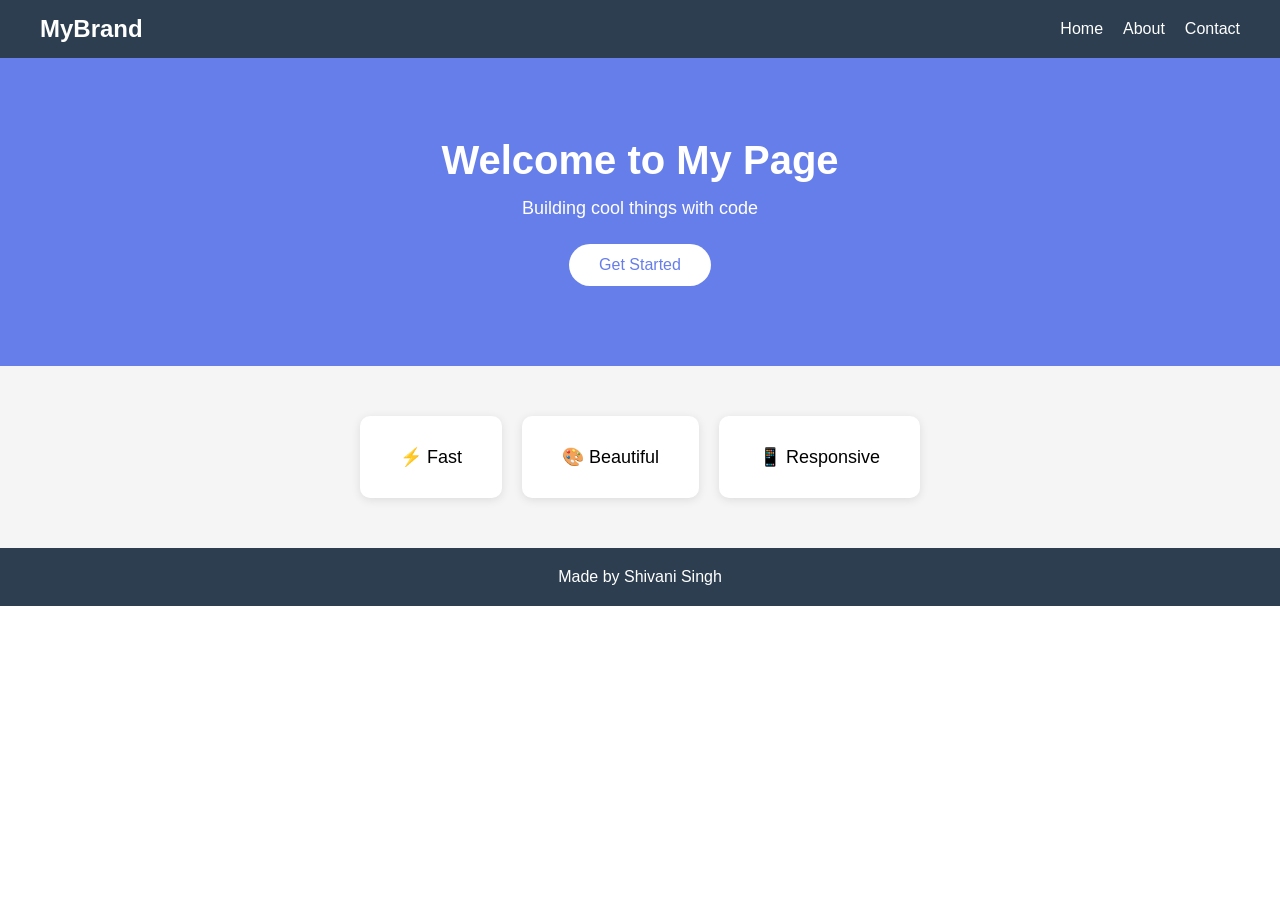
<file: Week1/landing-page/index.html>
<!DOCTYPE html>
<html lang="en">
<head>
    <meta charset="UTF-8">
    <title>My Landing Page</title>
    <link rel="stylesheet" href="style.css">
</head>
<body>
    <nav>
        <h1>MyBrand</h1>
        <ul>
            <li><a href="#">Home</a></li>
            <li><a href="#">About</a></li>
            <li><a href="#">Contact</a></li>
        </ul>
    </nav>

    <section class="hero">
        <h2>Welcome to My Page</h2>
        <p>Building cool things with code</p>
        <button>Get Started</button>
    </section>

    <section class="features">
        <div class="card">⚡ Fast</div>
        <div class="card">🎨 Beautiful</div>
        <div class="card">📱 Responsive</div>
    </section>

    <footer>
        <p>Made by Shivani Singh</p>
    </footer>
</body>
</html>
</file>
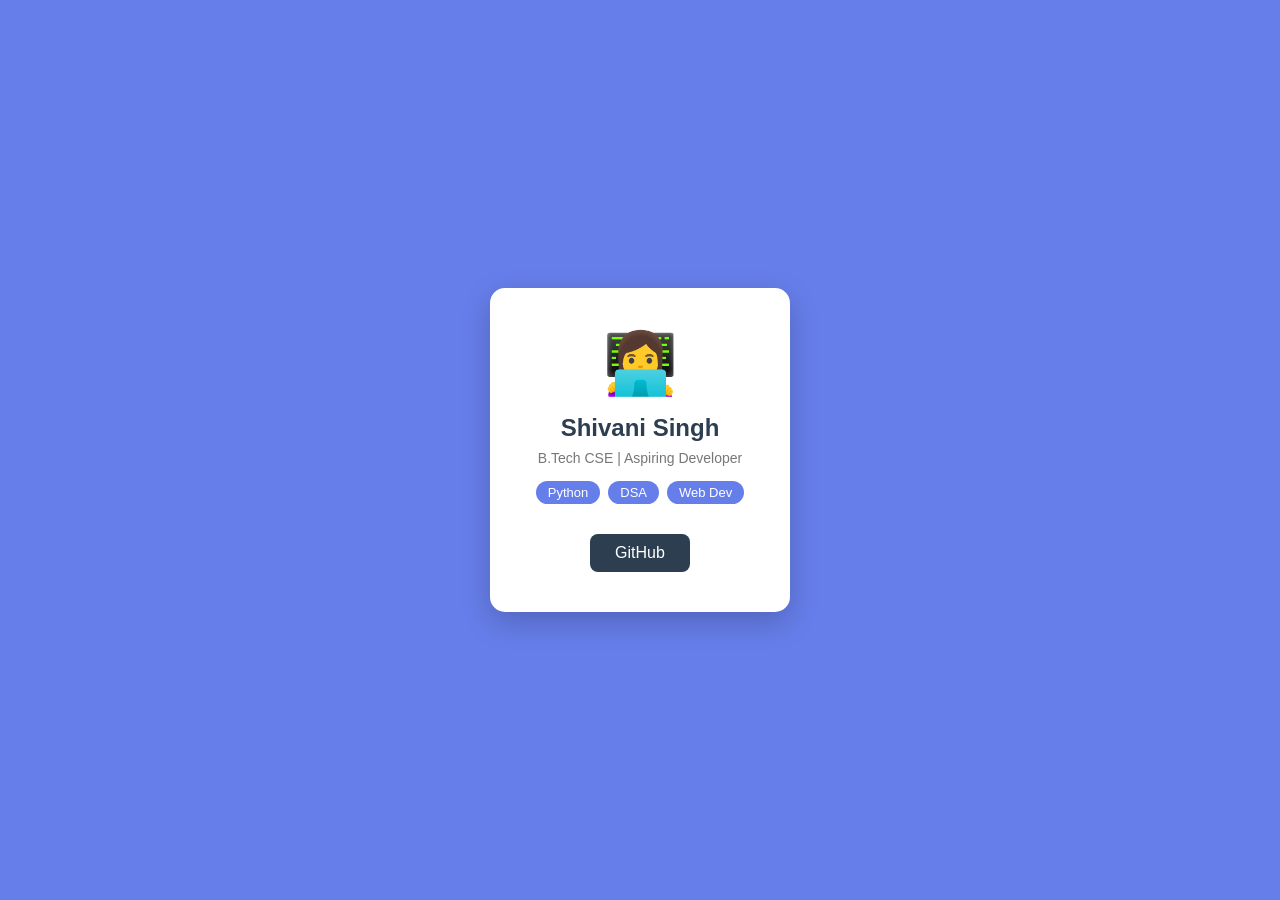
<file: Week1/profile-card/index.html>
<!DOCTYPE html>
<html lang="en">
<head>
    <meta charset="UTF-8">
    <meta name="viewport" 
          content="width=device-width">
    <title>Profile Card</title>
    <link rel="stylesheet" href="style.css">
</head>
<body>
    <div class="card">
        <div class="avatar">👩‍💻</div>
        <h2>Shivani Singh</h2>
        <p class="role">B.Tech CSE | Aspiring Developer</p>
        <div class="skills">
            <span>Python</span>
            <span>DSA</span>
            <span>Web Dev</span>
        </div>
        <a href="https://github.com/shivani-singh90811" 
           class="btn">GitHub</a>
    </div>
</body>
</html>
</file>
<file: Week1/landing-page/style.css>
* {
    margin: 0;
    padding: 0;
    box-sizing: border-box;
}

body {
    font-family: Arial, sans-serif;
}

nav {
    display: flex;
    justify-content: space-between;
    align-items: center;
    padding: 15px 40px;
    background: #2c3e50;
    color: white;
}

nav ul {
    display: flex;
    gap: 20px;
    list-style: none;
}

nav a {
    color: white;
    text-decoration: none;
}

.hero {
    text-align: center;
    padding: 80px 20px;
    background: #667eea;
    color: white;
}

.hero h2 {
    font-size: 40px;
    margin-bottom: 15px;
}

.hero p {
    font-size: 18px;
    margin-bottom: 25px;
}

.hero button {
    padding: 12px 30px;
    background: white;
    color: #667eea;
    border: none;
    border-radius: 25px;
    font-size: 16px;
    cursor: pointer;
}

.features {
    display: flex;
    justify-content: center;
    gap: 20px;
    padding: 50px 20px;
    background: #f5f5f5;
}

.card {
    background: white;
    padding: 30px 40px;
    border-radius: 10px;
    box-shadow: 0 2px 10px rgba(0,0,0,0.1);
    font-size: 18px;
}

footer {
    text-align: center;
    padding: 20px;
    background: #2c3e50;
    color: white;
}
</file>
<file: Week1/profile-card/style.css>
* {
    margin: 0;
    padding: 0;
    box-sizing: border-box;
}

body {
    min-height: 100vh;
    display: flex;
    justify-content: center;
    align-items: center;
    background: #667eea;
    font-family: Arial, sans-serif;
}

.card {
    background: white;
    padding: 40px;
    border-radius: 15px;
    text-align: center;
    width: 300px;
    box-shadow: 0 10px 30px 
                rgba(0,0,0,0.2);
}

.avatar {
    font-size: 60px;
    margin-bottom: 15px;
}

h2 {
    color: #2c3e50;
    margin-bottom: 8px;
}

.role {
    color: #777;
    font-size: 14px;
    margin-bottom: 15px;
}

.skills {
    display: flex;
    gap: 8px;
    justify-content: center;
    flex-wrap: wrap;
    margin: 15px 0;
}

.skills span {
    background: #667eea;
    color: white;
    padding: 4px 12px;
    border-radius: 20px;
    font-size: 13px;
}

.btn {
    display: inline-block;
    margin-top: 15px;
    padding: 10px 25px;
    background: #2c3e50;
    color: white;
    border-radius: 8px;
    text-decoration: none;
}
</file>
